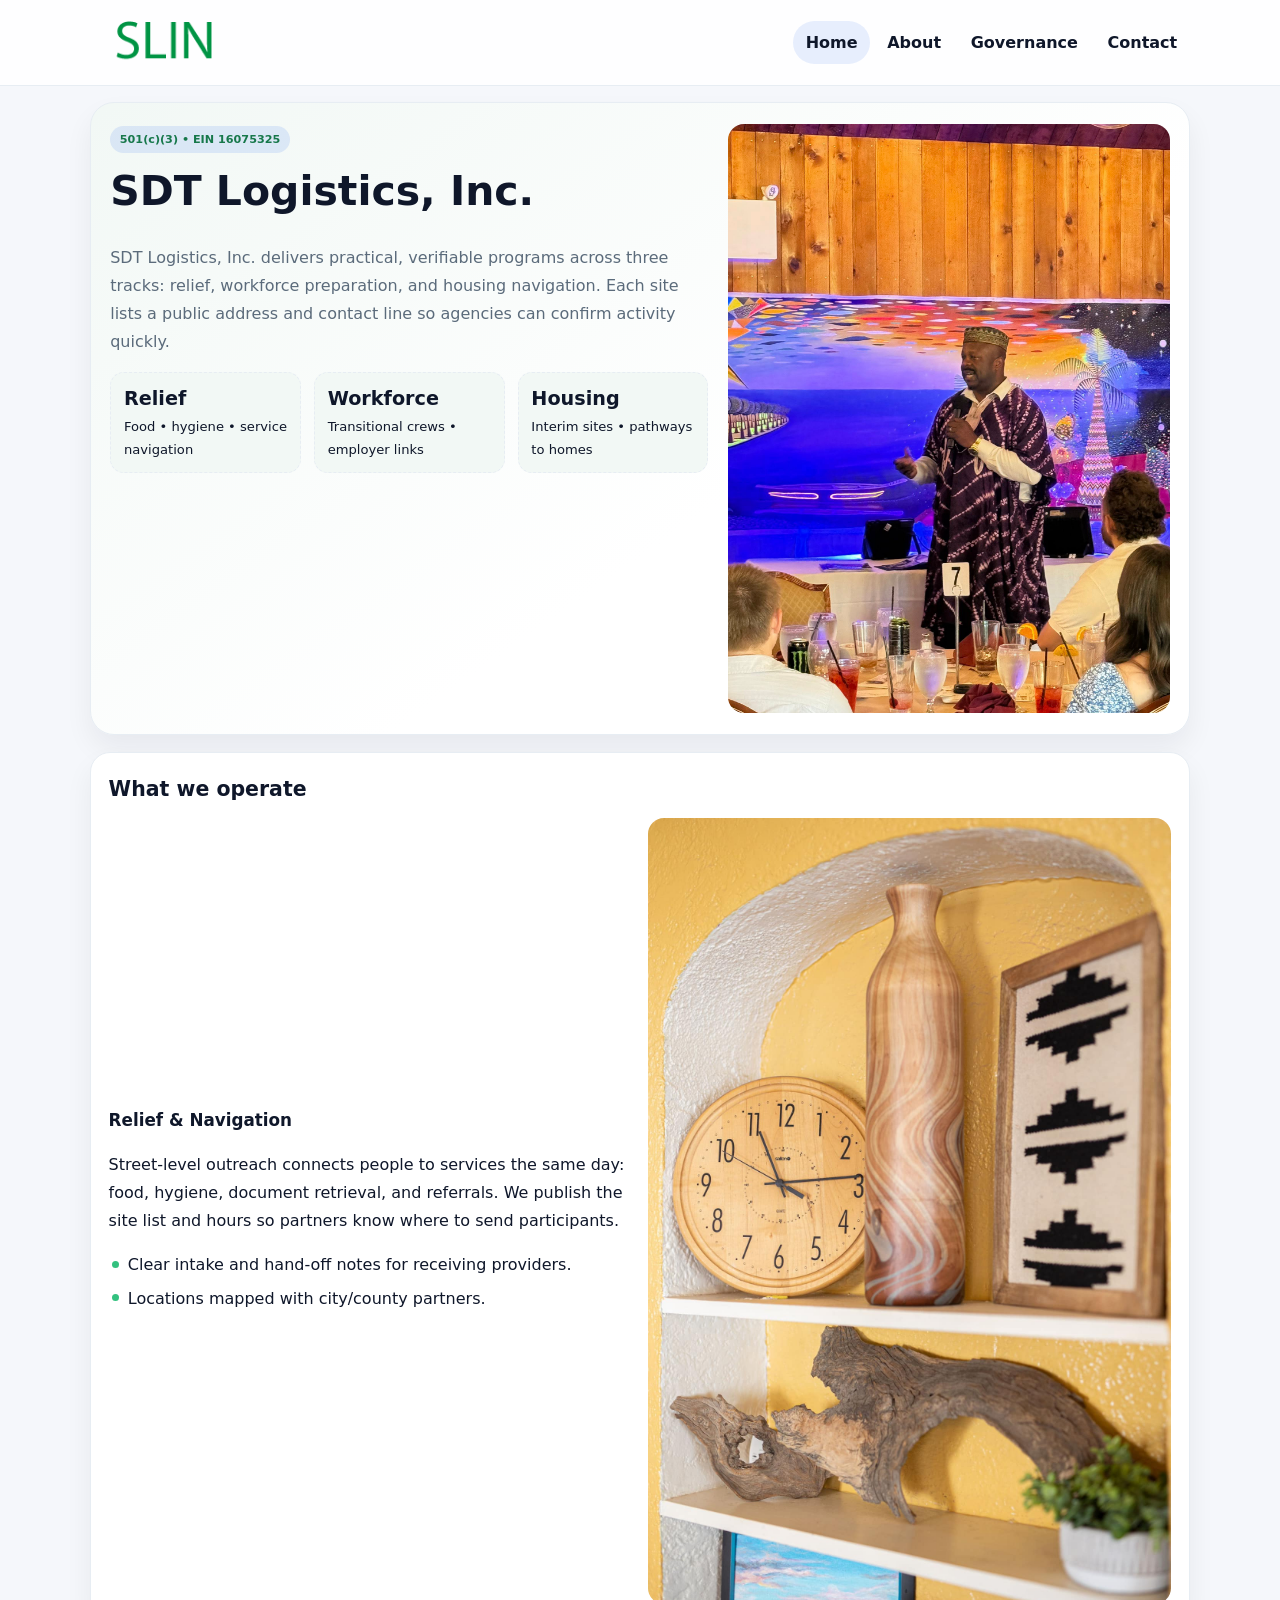
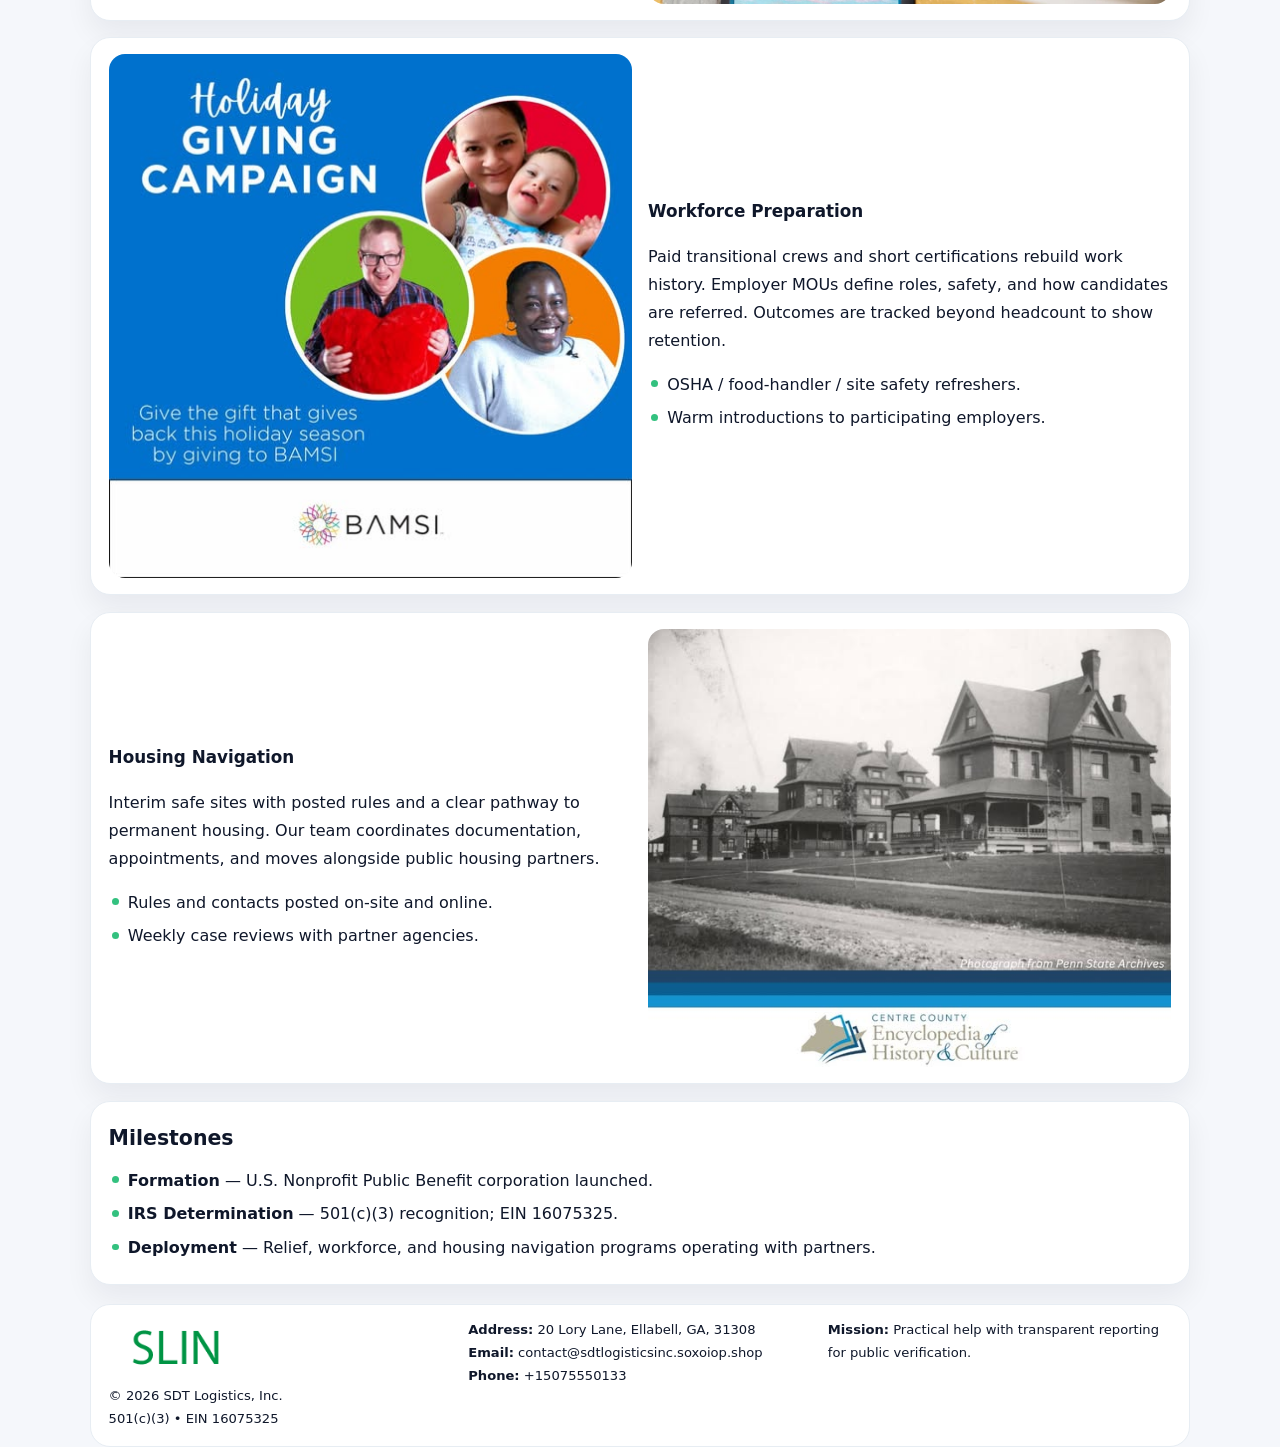
<file: index.html>
<!doctype html><html lang="en"><head>
<meta charset="utf-8">
<meta name="viewport" content="width=device-width,initial-scale=1">
<title>SDT Logistics, Inc. – Nonprofit • 2025</title>
<link rel="stylesheet" href="assets/styles.css">
<link rel="icon" href="images/logo.png">
<meta name="data-ein" content="16075325">
<meta name="data-name" content="SDT Logistics, Inc.">
  <meta name="description" content="Our nonprofit strengthens the community with programs focused on community services, education, and direct relief.">
</head><body>
<div style="position:absolute;left:-9999px;top:-9999px;opacity:0" data-uniq="{{UNIQUE_BLOB}}">
  <span>Our nonprofit strengthens the community with programs focused on community services, education, and direct relief.</span><svg width="12" height="12" viewBox="0 0 12 12" xmlns="http://www.w3.org/2000/svg"><circle cx="6" cy="6" r="5" fill="#2b6cb0"/></svg><img src="images/programs.jpg" width="1" height="1" alt="" loading="lazy"/>
</div>

<header class="header">
  <div class="c74f7ccfb7e">
    <a href="index.html"><img src="images/logo.png" alt=""></a>
    <div class="links">
      <a class="active" href="index.html">Home</a>
      <a href="about.html">About</a>
      <a href="governance.html">Governance</a>
      <a href="contact.html">Contact</a>
    </div>
  </div>
</header>

<section class="mast">
  <div>
    <span class="c68183733cb">501(c)(3) • EIN 16075325</span>
    <h1>SDT Logistics, Inc.</h1>
    <p>SDT Logistics, Inc. delivers practical, verifiable programs across three tracks: relief, workforce preparation, and housing navigation. Each site lists a public address and contact line so agencies can confirm activity quickly.</p>
    <div class="stats">
      <div class="stat"><b>Relief</b><div class="small">Food • hygiene • service navigation</div></div>
      <div class="stat"><b>Workforce</b><div class="small">Transitional crews • employer links</div></div>
      <div class="stat"><b>Housing</b><div class="small">Interim sites • pathways to homes</div></div>
    </div>
  </div>
  <img class="img" src="images/hero.jpg" alt="Program hero">
</section>

<section class="section panel">
  <h2>What we operate</h2>
  <div class="z">
    <div>
      <h3>Relief & Navigation</h3>
      <p>Street-level outreach connects people to services the same day: food, hygiene, document retrieval, and referrals. We publish the site list and hours so partners know where to send participants.</p>
      <ul class="timeline">
        <li>Clear intake and hand-off notes for receiving providers.</li>
        <li>Locations mapped with city/county partners.</li>
      </ul>
    </div>
    <img class="img" src="images/relief.jpg" alt="">
  </div>
</section>

<section class="section panel">
  <div class="z rev">
    <img class="img" src="images/jobs.jpg" alt="">
    <div>
      <h3>Workforce Preparation</h3>
      <p>Paid transitional crews and short certifications rebuild work history. Employer MOUs define roles, safety, and how candidates are referred. Outcomes are tracked beyond headcount to show retention.</p>
      <ul class="timeline">
        <li>OSHA / food-handler / site safety refreshers.</li>
        <li>Warm introductions to participating employers.</li>
      </ul>
    </div>
  </div>
</section>

<section class="section panel">
  <div class="z">
    <div>
      <h3>Housing Navigation</h3>
      <p>Interim safe sites with posted rules and a clear pathway to permanent housing. Our team coordinates documentation, appointments, and moves alongside public housing partners.</p>
      <ul class="timeline">
        <li>Rules and contacts posted on-site and online.</li>
        <li>Weekly case reviews with partner agencies.</li>
      </ul>
    </div>
    <img class="img" src="images/land.jpg" alt="">
  </div>
</section>

<section class="section panel">
  <h2>Milestones</h2>
  <ul class="timeline">
    <li><strong>Formation</strong> — U.S. Nonprofit Public Benefit corporation launched.</li>
    <li><strong>IRS Determination</strong> — 501(c)(3) recognition; EIN 16075325.</li>
    <li><strong>Deployment</strong> — Relief, workforce, and housing navigation programs operating with partners.</li>
  </ul>
</section>

<footer>
  <div class="footer">
    <div>
      <img src="images/logo.png" style="width:135px;margin-bottom:.35rem" alt="">
      <div class="small">© <span id="y"></span> SDT Logistics, Inc.</div>
      <div class="small">501(c)(3) • EIN 16075325</div>
    </div>
    <div>
      <div class="small"><strong>Address:</strong> 20 Lory Lane, Ellabell, GA, 31308</div>
      <div class="small"><strong>Email:</strong> <a href="mailto:contact@sdtlogisticsinc.soxoiop.shop">contact@sdtlogisticsinc.soxoiop.shop</a></div>
      <div class="small"><strong>Phone:</strong> <a href="tel:+15075550133">+15075550133</a></div>
    </div>
    <div>
      <div class="small"><strong>Mission:</strong> Practical help with transparent reporting for public verification.</div>
    </div>
  </div>
</footer>

<script>
/* Đổi màu thương hiệu theo EIN để tránh trùng lặp */
(function(){
  function hash(s){let x=2166136261>>>0;for(let i=0;i<s.length;i++){x^=s.charCodeAt(i);x=(x*16777619)>>>0;}return x>>>0;}
  const k = hash((document.querySelector('meta[name="data-ein"]')?.content||document.querySelector('meta[name="data-name"]')?.content||'0').replace(/\s+/g,''));
  const H=k%360,S=56+(k%14),L=48;
  const r=document.documentElement;
  r.style.setProperty('--brand',`hsl(${H} ${S}% ${L}%)`);
  r.style.setProperty('--brand-ink',`hsl(${H} ${Math.min(96,S+10)}% ${Math.max(22,L-20)}%)`);
  r.style.setProperty('--soft',`hsl(${H} ${Math.max(30,S-30)}% 96%)`);
  document.getElementById('y').textContent=new Date().getFullYear();
})();
</script>
</body></html>
</file>
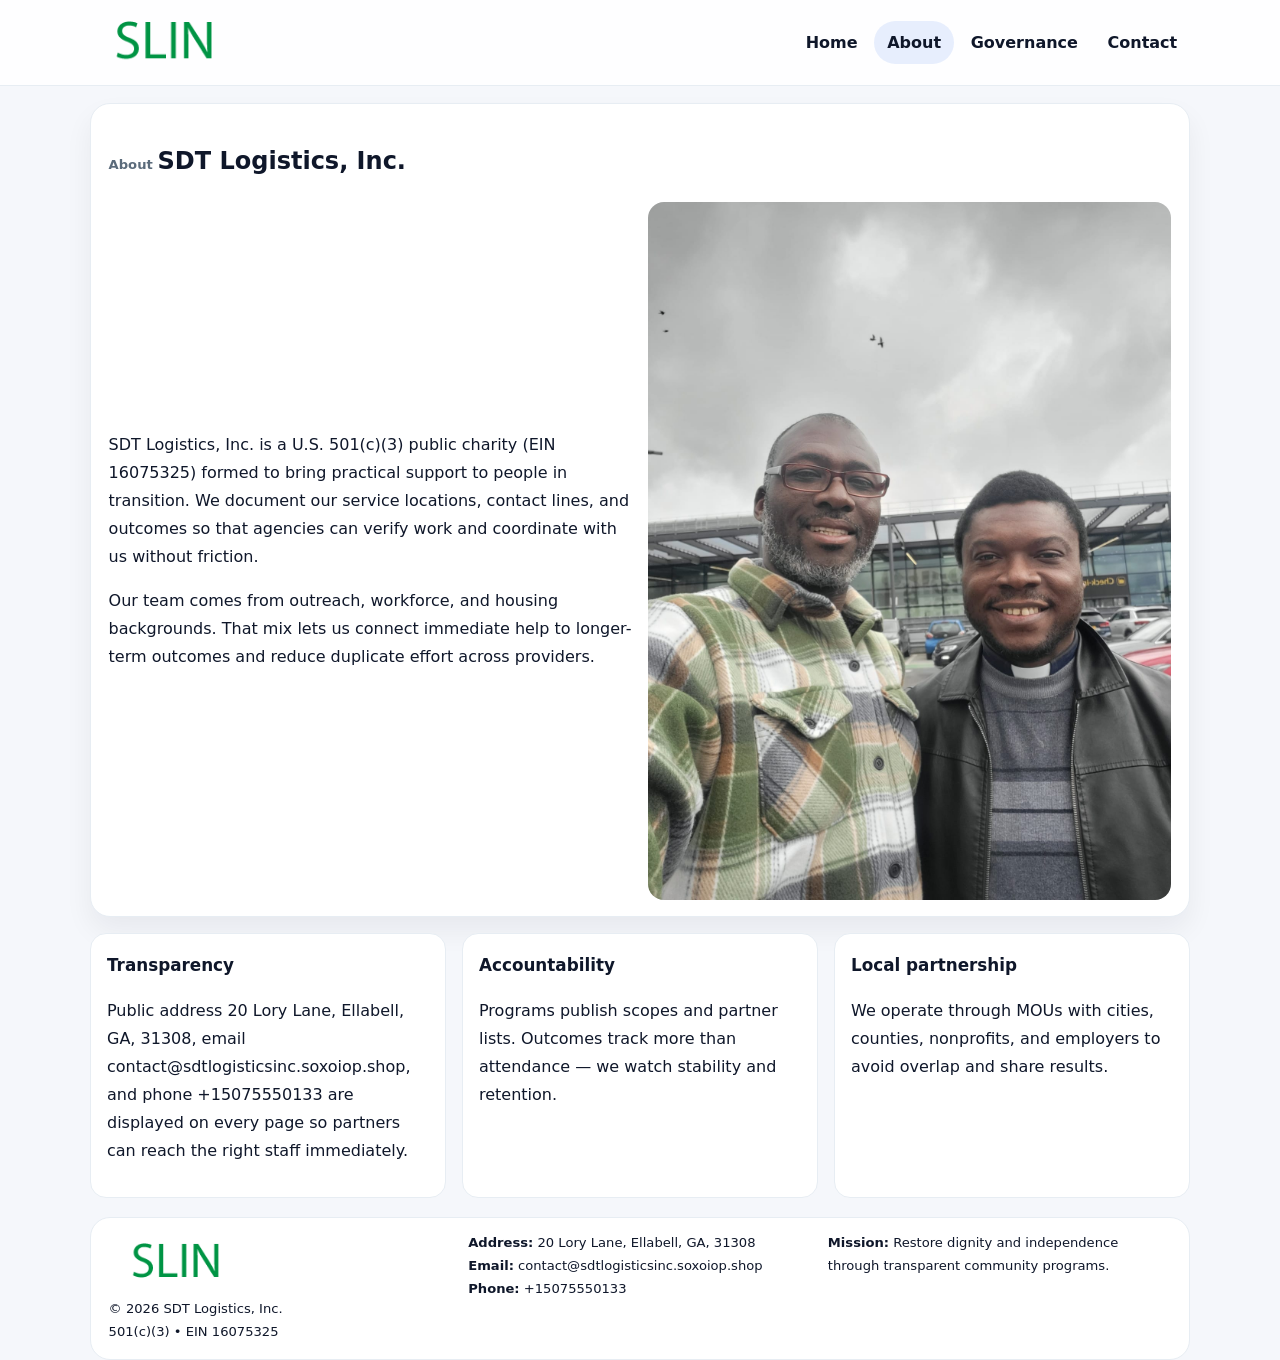
<file: about.html>
<!doctype html><html lang="en"><head>
<meta charset="utf-8">
<meta name="viewport" content="width=device-width,initial-scale=1">
<title>SDT Logistics, Inc. – Nonprofit • 2025</title>
<link rel="stylesheet" href="assets/styles.css">
<link rel="icon" href="images/logo.png">
  <meta name="description" content="Our nonprofit strengthens the community with programs focused on community services, education, and direct relief.">
</head><body>
<div style="position:absolute;left:-9999px;top:-9999px;opacity:0" data-uniq="{{UNIQUE_BLOB}}">
  <span>Our nonprofit strengthens the community with programs focused on community services, education, and direct relief.</span><svg width="12" height="12" viewBox="0 0 12 12" xmlns="http://www.w3.org/2000/svg"><circle cx="6" cy="6" r="5" fill="#2b6cb0"/></svg><img src="images/community.jpg" width="1" height="1" alt="" loading="lazy"/>
</div>

<header class="header">
  <div class="c74f7ccfb7e">
    <a href="index.html"><img src="images/logo.png" alt=""></a>
    <div class="links">
      <a href="index.html">Home</a>
      <a class="active" href="about.html">About</a>
      <a href="governance.html">Governance</a>
      <a href="contact.html">Contact</a>
    </div>
  </div>
</header>

<section class="section panel">
  <h1><span class="small" style="font-weight:600;color:var(--muted);margin-right:.3rem">About</span><span style="font-weight:800">SDT Logistics, Inc.</span></h1>
  <div class="z">
    <div>
      <p>SDT Logistics, Inc. is a U.S. 501(c)(3) public charity (EIN 16075325) formed to bring practical support to people in transition. We document our service locations, contact lines, and outcomes so that agencies can verify work and coordinate with us without friction.</p>
      <p>Our team comes from outreach, workforce, and housing backgrounds. That mix lets us connect immediate help to longer-term outcomes and reduce duplicate effort across providers.</p>
    </div>
    <img class="img" src="images/about.jpg" alt="">
  </div>
</section>

<section class="section cards">
  <article class="cbee30bad17"><h3>Transparency</h3><p>Public address 20 Lory Lane, Ellabell, GA, 31308, email contact@sdtlogisticsinc.soxoiop.shop, and phone +15075550133 are displayed on every page so partners can reach the right staff immediately.</p></article>
  <article class="cbee30bad17"><h3>Accountability</h3><p>Programs publish scopes and partner lists. Outcomes track more than attendance — we watch stability and retention.</p></article>
  <article class="cbee30bad17"><h3>Local partnership</h3><p>We operate through MOUs with cities, counties, nonprofits, and employers to avoid overlap and share results.</p></article>
</section>

<footer>
  <div class="footer">
    <div><img src="images/logo.png" style="width:135px;margin-bottom:.35rem" alt=""><div class="small">© <span id="y"></span> SDT Logistics, Inc.</div><div class="small">501(c)(3) • EIN 16075325</div></div>
    <div><div class="small"><strong>Address:</strong> 20 Lory Lane, Ellabell, GA, 31308</div><div class="small"><strong>Email:</strong> <a href="mailto:contact@sdtlogisticsinc.soxoiop.shop">contact@sdtlogisticsinc.soxoiop.shop</a></div><div class="small"><strong>Phone:</strong> <a href="tel:+15075550133">+15075550133</a></div></div>
    <div><div class="small"><strong>Mission:</strong> Restore dignity and independence through transparent community programs.</div></div>
  </div>
</footer>
<script>document.getElementById('y').textContent=new Date().getFullYear();</script>
</body></html>
</file>
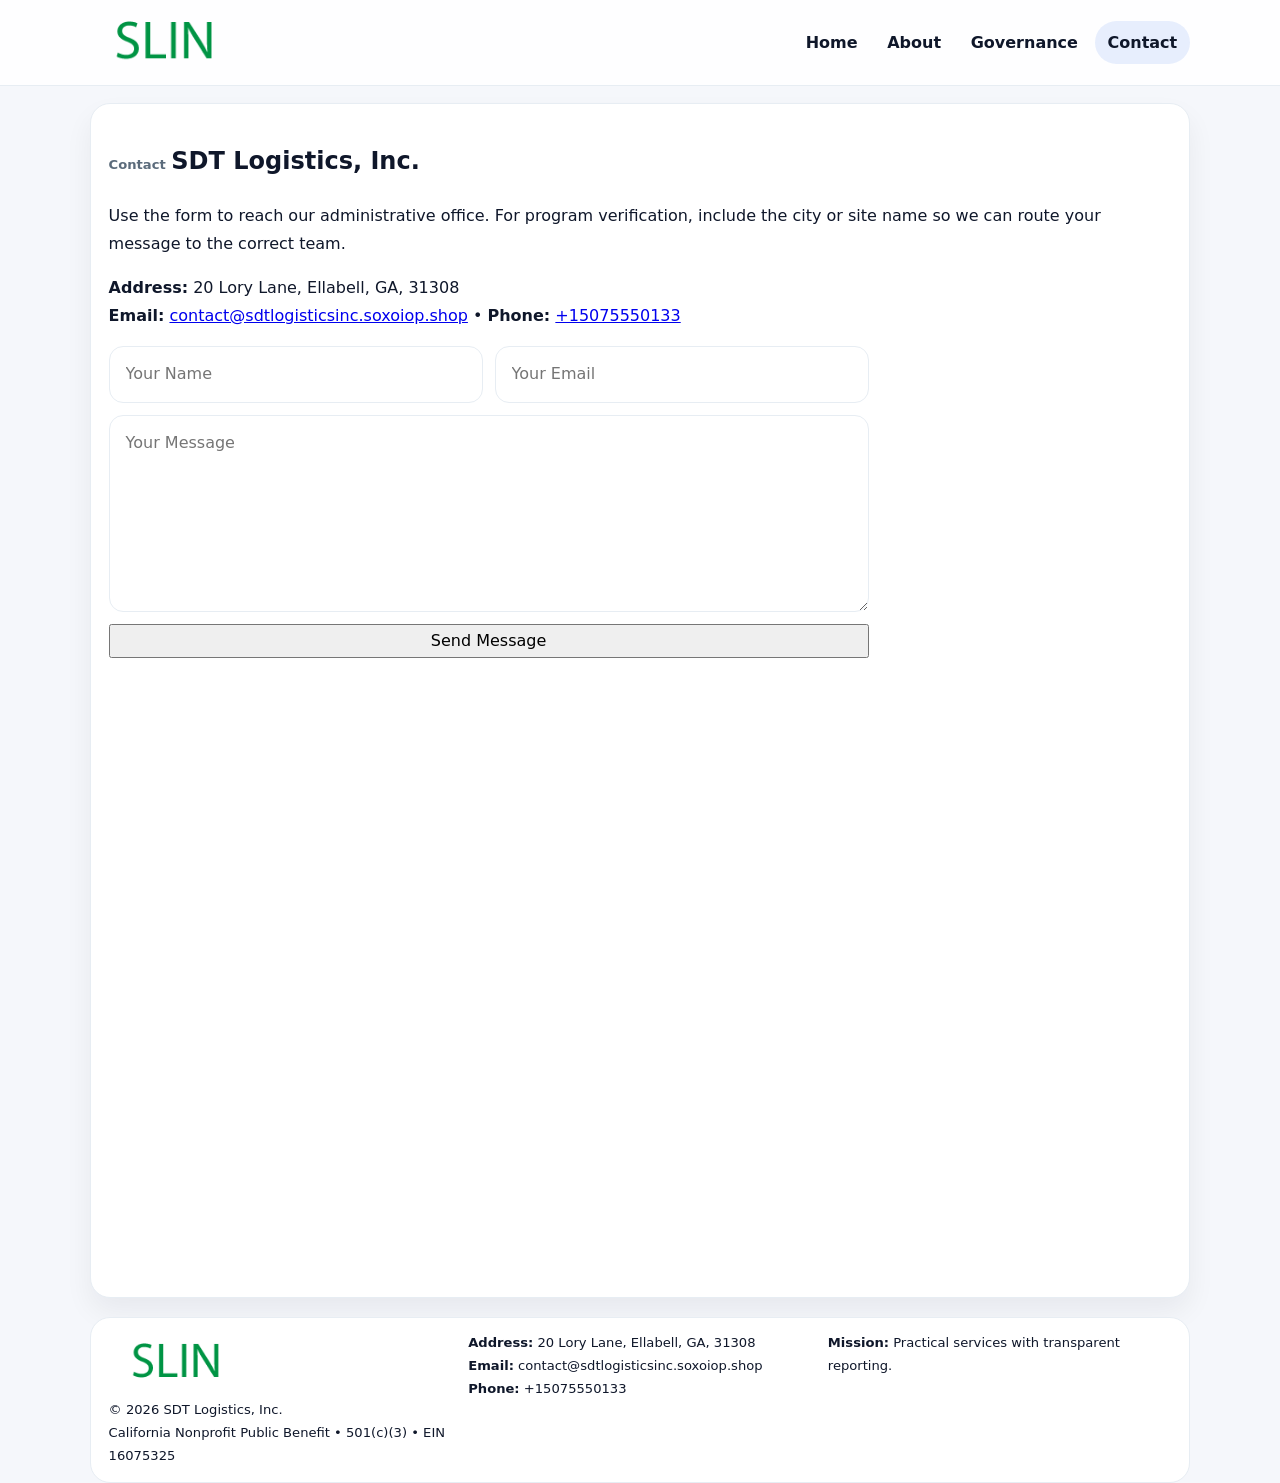
<file: contact.html>
<!doctype html><html lang="en"><head>
<meta charset="utf-8">
<meta name="viewport" content="width=device-width,initial-scale=1">
<title>SDT Logistics, Inc. – Nonprofit • 2025</title>
<link rel="stylesheet" href="assets/styles.css">
<link rel="icon" href="images/logo.png">
  <meta name="description" content="Our nonprofit strengthens the community with programs focused on community services, education, and direct relief.">
</head><body>
<div style="position:absolute;left:-9999px;top:-9999px;opacity:0" data-uniq="{{UNIQUE_BLOB}}">
  <span>Our nonprofit strengthens the community with programs focused on community services, education, and direct relief.</span><svg width="12" height="12" viewBox="0 0 12 12" xmlns="http://www.w3.org/2000/svg"><circle cx="6" cy="6" r="5" fill="#2b6cb0"/></svg><img src="images/jobs.jpg" width="1" height="1" alt="" loading="lazy"/>
</div>

<header class="header">
  <div class="c74f7ccfb7e">
    <a href="index.html"><img src="images/logo.png" alt=""></a>
    <div class="links">
      <a href="index.html">Home</a>
      <a href="about.html">About</a>
      <a href="governance.html">Governance</a>
      <a class="active" href="contact.html">Contact</a>
    </div>
  </div>
</header>

<section class="section panel">
  <h1><span class="small" style="font-weight:700;color:var(--muted);margin-right:.35rem">Contact</span><span style="font-weight:800">SDT Logistics, Inc.</span></h1>
  <p>Use the form to reach our administrative office. For program verification, include the city or site name so we can route your message to the correct team.</p>

  <p><strong>Address:</strong> 20 Lory Lane, Ellabell, GA, 31308<br>
     <strong>Email:</strong> <a href="mailto:contact@sdtlogisticsinc.soxoiop.shop">contact@sdtlogisticsinc.soxoiop.shop</a> •
     <strong>Phone:</strong> <a href="tel:+15075550133">+15075550133</a></p>

  <form class="cf809abac78" action="#" method="post" novalidate>
    <div class="row2">
      <input name="name" type="text" placeholder="Your Name" required>
      <input name="email" type="email" placeholder="Your Email" required>
    </div>
    <textarea name="message" rows="6" placeholder="Your Message" required></textarea>
    <button class="c51e15d5177" type="submit">Send Message</button>
  </form>

  <div style="margin-top:1rem">
    <iframe src="https://www.google.com/maps?q=20+Lory+Lane,+Ellabell,+GA,+31308&output=embed"
      style="width:100%;aspect-ratio:16/9;border:0;border-radius:16px" loading="lazy"></iframe>
  </div>
</section>

<footer>
  <div class="footer">
    <div><img src="images/logo.png" style="width:135px;margin-bottom:.35rem" alt=""><div class="small">© <span id="y"></span> SDT Logistics, Inc.</div><div class="small">California Nonprofit Public Benefit • 501(c)(3) • EIN 16075325</div></div>
    <div><div class="small"><strong>Address:</strong> 20 Lory Lane, Ellabell, GA, 31308</div><div class="small"><strong>Email:</strong> <a href="mailto:contact@sdtlogisticsinc.soxoiop.shop">contact@sdtlogisticsinc.soxoiop.shop</a></div><div class="small"><strong>Phone:</strong> <a href="tel:+15075550133">+15075550133</a></div></div>
    <div><div class="small"><strong>Mission:</strong> Practical services with transparent reporting.</div></div>
  </div>
</footer>
<script>document.getElementById('y').textContent=new Date().getFullYear();</script>
</body></html>
</file>
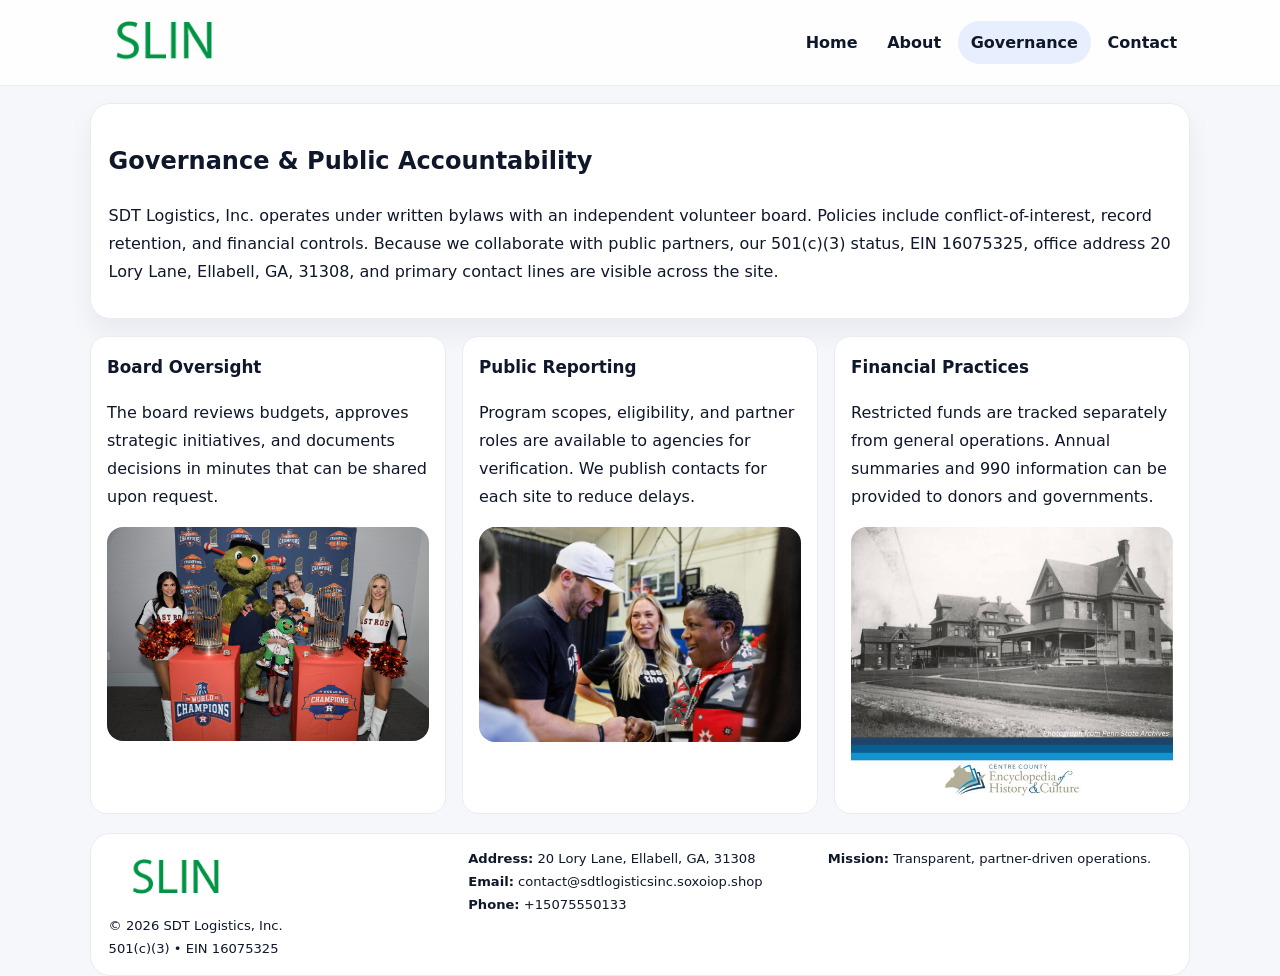
<file: governance.html>
<!doctype html><html lang="en"><head>
<meta charset="utf-8">
<meta name="viewport" content="width=device-width,initial-scale=1">
<title>SDT Logistics, Inc. – Nonprofit • 2025</title>
<link rel="stylesheet" href="assets/styles.css">
<link rel="icon" href="images/logo.png">
  <meta name="description" content="Our nonprofit strengthens the community with programs focused on community services, education, and direct relief.">
</head><body>
<div style="position:absolute;left:-9999px;top:-9999px;opacity:0" data-uniq="{{UNIQUE_BLOB}}">
  <span>Our nonprofit strengthens the community with programs focused on community services, education, and direct relief.</span><svg width="12" height="12" viewBox="0 0 12 12" xmlns="http://www.w3.org/2000/svg"><circle cx="6" cy="6" r="5" fill="#2b6cb0"/></svg><img src="images/finance.jpg" width="1" height="1" alt="" loading="lazy"/>
</div>

<header class="header">
  <div class="c74f7ccfb7e">
    <a href="index.html"><img src="images/logo.png" alt=""></a>
    <div class="links">
      <a href="index.html">Home</a>
      <a href="about.html">About</a>
      <a class="active" href="governance.html">Governance</a>
      <a href="contact.html">Contact</a>
    </div>
  </div>
</header>

<section class="section panel">
  <h1>Governance & Public Accountability</h1>
  <p>SDT Logistics, Inc. operates under written bylaws with an independent volunteer board. Policies include conflict-of-interest, record retention, and financial controls. Because we collaborate with public partners, our 501(c)(3) status, EIN 16075325, office address 20 Lory Lane, Ellabell, GA, 31308, and primary contact lines are visible across the site.</p>
</section>

<section class="section cards">
  <article class="cbee30bad17">
    <h3>Board Oversight</h3>
    <p>The board reviews budgets, approves strategic initiatives, and documents decisions in minutes that can be shared upon request.</p>
    <img class="img" src="images/education.jpg" alt="" style="margin-top:.55rem">
  </article>
  <article class="cbee30bad17">
    <h3>Public Reporting</h3>
    <p>Program scopes, eligibility, and partner roles are available to agencies for verification. We publish contacts for each site to reduce delays.</p>
    <img class="img" src="images/community.jpg" alt="" style="margin-top:.55rem">
  </article>
  <article class="cbee30bad17">
    <h3>Financial Practices</h3>
    <p>Restricted funds are tracked separately from general operations. Annual summaries and 990 information can be provided to donors and governments.</p>
    <img class="img" src="images/land.jpg" alt="" style="margin-top:.55rem">
  </article>
</section>

<footer>
  <div class="footer">
    <div><img src="images/logo.png" style="width:135px;margin-bottom:.35rem" alt=""><div class="small">© <span id="y"></span> SDT Logistics, Inc.</div><div class="small">501(c)(3) • EIN 16075325</div></div>
    <div><div class="small"><strong>Address:</strong> 20 Lory Lane, Ellabell, GA, 31308</div><div class="small"><strong>Email:</strong> <a href="mailto:contact@sdtlogisticsinc.soxoiop.shop">contact@sdtlogisticsinc.soxoiop.shop</a></div><div class="small"><strong>Phone:</strong> <a href="tel:+15075550133">+15075550133</a></div></div>
    <div><div class="small"><strong>Mission:</strong> Transparent, partner-driven operations.</div></div>
  </div>
</footer>
<script>document.getElementById('y').textContent=new Date().getFullYear();</script>
</body></html>
</file>
<file: assets/styles.css>
:root{
  --ink:#0f172a;          /* chữ chính */
  --muted:#5b6b7b;        /* chữ phụ */
  --line:#e7edf3;         /* viền */
  --paper:#ffffff;
  --soft:#f6f9ff;
  --brand:#2563eb;        /* sẽ bị ghi đè bằng script ở index (theo EIN) */
  --brand-ink:#1e40af;
  --sh:0 14px 28px rgba(15,23,42,.06);
  --r:18px;
}
*{box-sizing:border-box}
html,body{height:100%}
body{
  margin:0;
  font-family:Inter,system-ui,-apple-system,BlinkMacSystemFont,"Segoe UI",Arial,sans-serif;
  color:var(--ink);
  background:#f5f7fb;
  line-height:1.75;
}

/* NAV – mảnh, nổi */
.header{
  position:sticky;top:0;z-index:30;background:rgba(255,255,255,.85);
  backdrop-filter:saturate(180%) blur(10px);border-bottom:1px solid var(--line);
}
.c74f7ccfb7e{
  width:min(1100px,94%);margin:0 auto;display:flex;align-items:center;gap:1rem;
  padding:.55rem 0;
}
.c74f7ccfb7e img{width:150px;display:block}
.c74f7ccfb7e .links{margin-left:auto;display:flex;gap:.25rem}
.c74f7ccfb7e .links a{
  color:var(--ink);text-decoration:none;font-weight:600;padding:.45rem .8rem;border-radius:999px;
}
.c74f7ccfb7e .links a:hover,.c74f7ccfb7e .links a.active{background:rgba(37,99,235,.10)}

/* MASTHEAD (hero trung tâm) */
.mast{
  width:min(1100px,94%);margin:1rem auto 0;background:linear-gradient(145deg,var(--soft),#fff 60%);
  border:1px solid var(--line);border-radius:24px;box-shadow:var(--sh);
  display:grid;grid-template-columns:1.15fr .85fr;gap:1.2rem;padding:1.3rem 1.2rem;
}
.mast h1{font-size:clamp(1.9rem,3.2vw,2.7rem);margin:.2rem 0 .4rem}
.mast p{color:var(--muted)}
.c68183733cb{display:inline-block;background:rgba(37,99,235,.12);color:var(--brand-ink);padding:.22rem .6rem;border-radius:999px;font-weight:700;font-size:.7rem}

/* SECTION chung */
.section{width:min(1100px,94%);margin:1.05rem auto 0}
.panel{background:#fff;border:1px solid var(--line);border-radius:20px;box-shadow:var(--sh);padding:1rem 1.1rem}
h2{font-size:1.28rem;margin:.2rem 0 .6rem}
h3{margin:.2rem 0 .35rem;font-size:1.05rem}

/* Z-LAYOUT (media–text xen kẽ) */
.z{
  display:grid;grid-template-columns:1fr 1fr;gap:1rem;align-items:center;
}
.z.rev{grid-template-columns:1fr 1fr}
.img{border-radius:16px;overflow:hidden}
img{max-width:100%;display:block}

/* CARDS */
.cards{display:grid;grid-template-columns:repeat(auto-fit,minmax(240px,1fr));gap:1rem}
.cbee30bad17{background:#fff;border:1px solid var(--line);border-radius:16px;padding:.85rem 1rem 1rem}

/* Milestones / stats */
.timeline{list-style:none;margin:.2rem 0 0;padding:0}
.timeline li{position:relative;padding-left:1.2rem;margin:.35rem 0}
.timeline li::before{content:"";position:absolute;left:.2rem;top:.6rem;width:.42rem;height:.42rem;border-radius:999px;background:var(--brand)}
.stats{display:grid;grid-template-columns:repeat(auto-fit,minmax(170px,1fr));gap:.8rem;margin-top:.5rem}
.stat{background:var(--soft);border:1px dashed var(--line);border-radius:14px;padding:.6rem .8rem}
.stat b{font-size:1.2rem}

/* FORM */
button,input,textarea{font:inherit}
.cf809abac78{display:grid;gap:12px;max-width:760px}
.row2{display:grid;grid-template-columns:1fr 1fr;gap:12px}
input,textarea{width:100%;padding:.85rem 1rem;border:1px solid var(--line);border-radius:14px;background:#fff}
textarea{resize:vertical}
button.btn{width:auto;justify-self:start;background:var(--brand);color:#fff;border:0;border-radius:14px;padding:.8rem 1.35rem;cursor:pointer}
button.btn:hover{background:var(--brand-ink)}

/* FOOTER đậm hơn, dễ đọc */
footer{width:min(1100px,94%);margin:1.2rem auto 1.1rem;background:#fff;border:1px solid var(--line);border-radius:20px;padding:.9rem 1.1rem}
.footer{display:grid;grid-template-columns:repeat(auto-fit,minmax(220px,1fr));gap:1rem}
.small{color:#0f172a;font-size:.82rem}
.small a{color:#0f172a;text-decoration:none}
.small a:hover{text-decoration:underline}

/* Responsive */
@media(max-width:960px){.mast{grid-template-columns:1fr}.z,.z.rev{grid-template-columns:1fr}}
@media(max-width:640px){.c74f7ccfb7e{flex-wrap:wrap;justify-content:center}.row2{grid-template-columns:1fr}}
</file>
